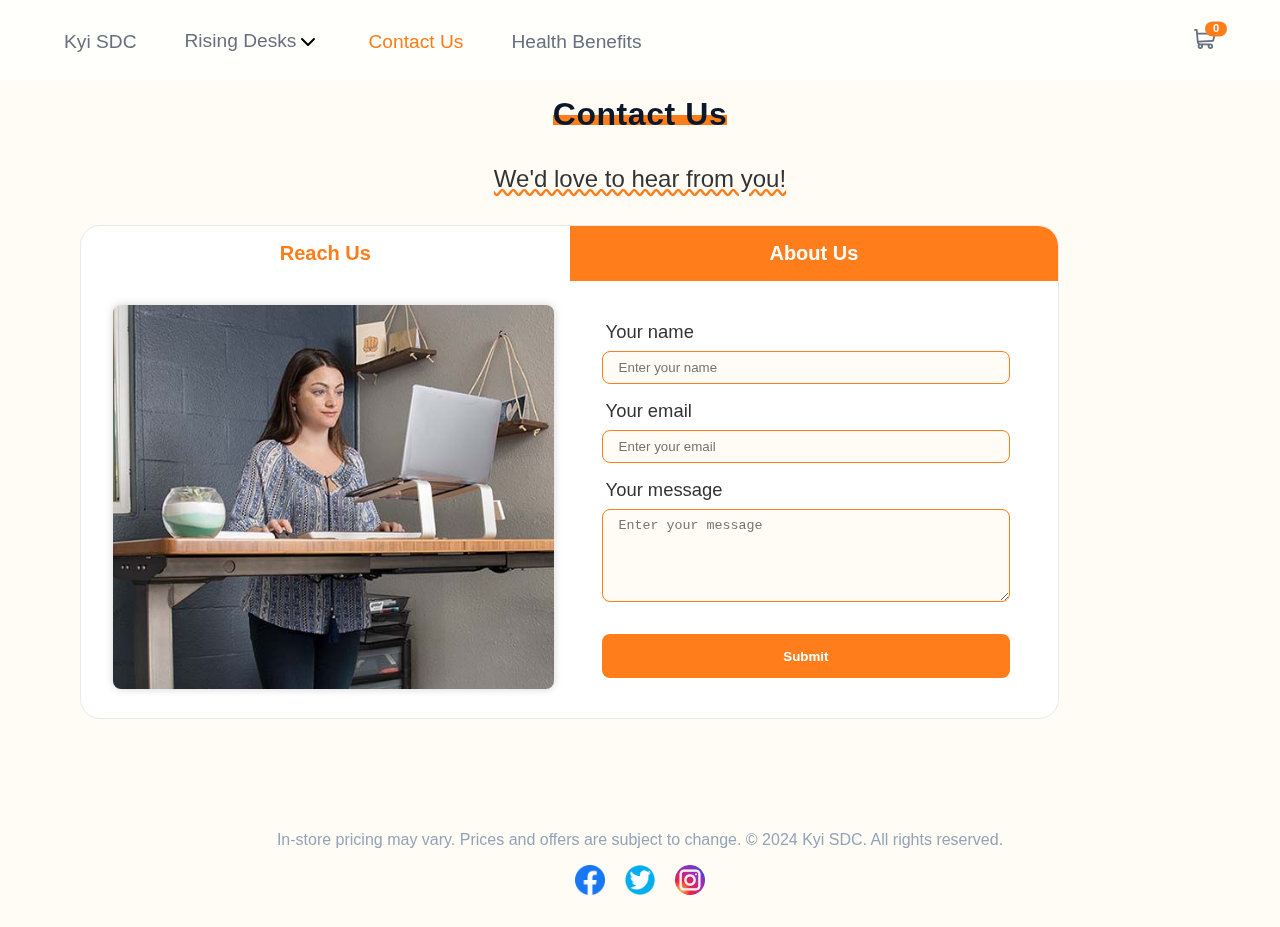
<file: contactUs.html>
<!DOCTYPE html>
<html lang="en">
  <head>
    <meta charset="UTF-8" />
    <meta name="viewport" content="width=device-width, initial-scale=1.0" />
    <link
      rel="icon"
      type="image/png"
      sizes="32x32"
      href="./images/favicon-32x32.png"
    />
    <title>Kyi SDC | Standing Desks</title>
    <link rel="stylesheet" href="./styles.css" />
  </head>

  <body>
    <main>
      <!-- navbar -->
      <nav class="navbar">
        <section class="nav-center">
          <!-- nav-left -->
          <div class="nav-left">
            <button class="toggle-btn">
              <img src="./images/icon-menu.svg" alt="toggle-menu" />
            </button>

            <!-- sidebar -->
            <aside class="sidebar">
              <header class="sidebar-header">
                <button class="close-btn">
                  <img src="./images/icon-close.svg" alt="close-btn" />
                </button>
              </header>
              <ul class="nav-links">
                <li>
                  <a href="index.html" class="nav-link">Kyi SDC</a>
                </li>
                <li class="nav-item">
                  <a href="#" class="nav-link" style="display: flex"
                    >Rising Desks
                    <img src="/images/chevron-down.svg" alt="chevron-down" />
                  </a>
                  <ul class="dropdown-menu">
                    <li><a href="products.html">Convertible</a></li>
                    <li><a href="products.html">Electric</a></li>
                  </ul>
                </li>
                <li><a href="contactUs.html" class="nav-link active">Contact Us</a></li>
                <li><a href="healthBenefits.html" class="nav-link">Health Benefits</a></li>
              </ul>
            </aside>
            <!-- end of sidebar -->
          </div>

          <!-- nav-right -->
          <div class="nav-right">
            <button class="cart-btn">
              <svg width="22" height="20" xmlns="http://www.w3.org/2000/svg">
                <path
                  d="M20.925 3.641H3.863L3.61.816A.896.896 0 0 0 2.717 0H.897a.896.896 0 1 0 0 1.792h1l1.031 11.483c.073.828.52 1.726 1.291 2.336C2.83 17.385 4.099 20 6.359 20c1.875 0 3.197-1.87 2.554-3.642h4.905c-.642 1.77.677 3.642 2.555 3.642a2.72 2.72 0 0 0 2.717-2.717 2.72 2.72 0 0 0-2.717-2.717H6.365c-.681 0-1.274-.41-1.53-1.009l14.321-.842a.896.896 0 0 0 .817-.677l1.821-7.283a.897.897 0 0 0-.87-1.114ZM6.358 18.208a.926.926 0 0 1 0-1.85.926.926 0 0 1 0 1.85Zm10.015 0a.926.926 0 0 1 0-1.85.926.926 0 0 1 0 1.85Zm2.021-7.243-13.8.81-.57-6.341h15.753l-1.383 5.53Z"
                  fill-rule="nonzero"
                />
              </svg>
              <span class="amount-product-cart">11</span>
            </button>
          </div>

          <!-- cart -->
          <aside class="cart">
            <header class="cart-header">
              <p>cart</p>
            </header>
            <div class="separator"></div>
            <!-- cart content -->
            <p class="empty-alert">Your cart is empty.</p>
            <section class="cart-content">
              <!-- cart products -->
              <div class="cart-products"></div>
              <!-- cart btn -->
              <button class="btn checkout">checkout</button>
            </section>
          </aside>
          <!-- end of cart -->
        </section>
      </nav>
      <!-- end of navbar -->

      <!-- contact section  -->

      <section class="contact section-spacing" id="contact">
        <div class="container">
          <header class="section-name-wrapper">
            <div class="section-name mark">Contact Us</div>
          </header>
          <p class="contact__subtitle">We'd love to hear from you!</p>
          <div class="contact-wrapper js-contactWrapper">
            <div class="contact-wrapper-top">
              <button
                class="contact__header js-contactButton is-show"
                type="button"
                data-name="reach-us"
              >
                Reach Us
              </button>
              <button
                class="contact__header js-contactButton"
                type="button"
                data-name="about-us"
              >
                About Us
              </button>
            </div>
            <div class="contact-wrapper-bottom">
              <div
                class="contact__content contact__content--form js-contactContent is-show"
                data-name="reach-us"
              >
                <figure>
                  <img
                    src="images/reachus.jpg"
                    alt="reach us image"
                  />
                </figure>
                <form method="GET" action="/index.html" class="form">
                  <label class="form__label" for="name">Your name</label>
                  <input
                    class="form__input"
                    type="text"
                    name="name"
                    required=""
                    placeholder="Enter your name"
                    maxlength="34"
                  />
                  <label class="form__label" for="email">Your email</label>
                  <input
                    class="form__input"
                    type="email"
                    name="email"
                    id="email"
                    required=""
                    placeholder="Enter your email"
                  />
                  <label class="form__label" for="message">Your message</label>
                  <textarea
                    class="form__input"
                    name="message"
                    id="message"
                    cols="30"
                    rows="5"
                    required=""
                    placeholder="Enter your message"
                  ></textarea>
                  <button
                    class="button--primary"
                    type="submit"
                    aria-label="Submit"
                  >
                    Submit
                  </button>
                </form>
              </div>
              <div
                class="contact__content contact__content--about js-contactContent"
                data-name="about-us"
              >
                <div class="about">
                  <p class="about__title">Who are we?</p>
                  <p class="about__desc">
                    At KYI, we stand tall as more than just a standing desk company; we are architects of innovation, creators of wellness workspaces, and champions of a healthier, more productive you.
                    <br />
                    Embrace the elevation – KYI is not just about desks; it's about uplifting your work and well-being.
                  </p>
                </div>
              </div>
            </div>
          </div>
        </div>
      </section>

      <!-- end of contact section -->

      <!-- modal lightbox -->
      <section class="modal">
        <!-- image gallery -->
        <div class="images-gallery">
          <!-- main image -->
          <figcaption class="main-image-modal">
            <!-- close button -->
            <button class="close-modal">
              <svg width="14" height="15" xmlns="http://www.w3.org/2000/svg">
                <path
                  d="m11.596.782 2.122 2.122L9.12 7.499l4.597 4.597-2.122 2.122L7 9.62l-4.595 4.597-2.122-2.122L4.878 7.5.282 2.904 2.404.782l4.595 4.596L11.596.782Z"
                  fill-rule="evenodd"
                />
              </svg>
            </button>
            <!--prev button -->
            <button class="prev-btn">
              <svg width="12" height="18" xmlns="http://www.w3.org/2000/svg">
                <path
                  d="M11 1 3 9l8 8"
                  stroke-width="3"
                  fill="none"
                  fill-rule="evenodd"
                />
              </svg>
            </button>
            <img
              src="./images/products/MigrationSE/standing_desk_1.jpg"
              alt="image product 1"
              class="main img"
            />
            <!--next button -->
            <button class="next-btn">
              <svg width="13" height="18" xmlns="http://www.w3.org/2000/svg">
                <path
                  d="m2 1 8 8-8 8"
                  stroke-width="3"
                  fill="none"
                  fill-rule="evenodd"
                />
              </svg>
            </button>
          </figcaption>
          <!-- gallery thumbnails for desktop -->
          <div class="images-thumbnails">
            <figcaption class="thumbnails-image">
              <img
                src="./images/products/MigrationSE/standing_desk_1.jpg"
                alt="image thumbnails 1"
                class="img thumb"
              />
            </figcaption>
            <figcaption class="thumbnails-image">
              <img
                src="./images/products/MigrationSE/standing_desk_2.jpg"
                alt="image thumbnails 2"
                class="img thumb"
              />
            </figcaption>
            <figcaption class="thumbnails-image">
              <img
                src="./images/products/MigrationSE/standing_desk_3.jpg"
                alt="image thumbnails 3"
                class="img thumb"
              />
            </figcaption>
            <figcaption class="thumbnails-image">
              <img
                src="./images/products/MigrationSE/standing_desk_4.jpg"
                alt="image thumbnails 4"
                class="img thumb"
              />
            </figcaption>
          </div>
        </div>
      </section>
      <!-- end of modal lightbox -->
    </main>
    <footer class="footer section-spacing">
      <div class="container">
        <div class="footer-wrapper">
          <div class="footer__rights">
            In-store pricing may vary. Prices and offers are subject to change.
            © <time class="js-footerDate">2024</time> Kyi SDC. All rights
            reserved.
          </div>
          <div class="footer__social-media">
            <a href="#" target="_blank" rel="noopener noreferrer">
              <img src="./images/facebook-icon.png" alt="Facebook" />
            </a>
            <a href="#" target="_blank" rel="noopener noreferrer">
              <img src="./images/twitter-icon.png" alt="Twitter" />
            </a>
            <a href="#" target="_blank" rel="noopener noreferrer">
              <img src="./images/instagram-icon.png" alt="Instagram" />
            </a>
            <!-- Add more social media links as needed -->
          </div>
        </div>
      </div>
    </footer>
    <script type="module" src="./app.js"></script>
    <script src="./src/countdown.js"></script>
    <script src="./src/faqs.js"></script>
    <script src="./src/contact.js"></script>
  </body>
</html>
</file>
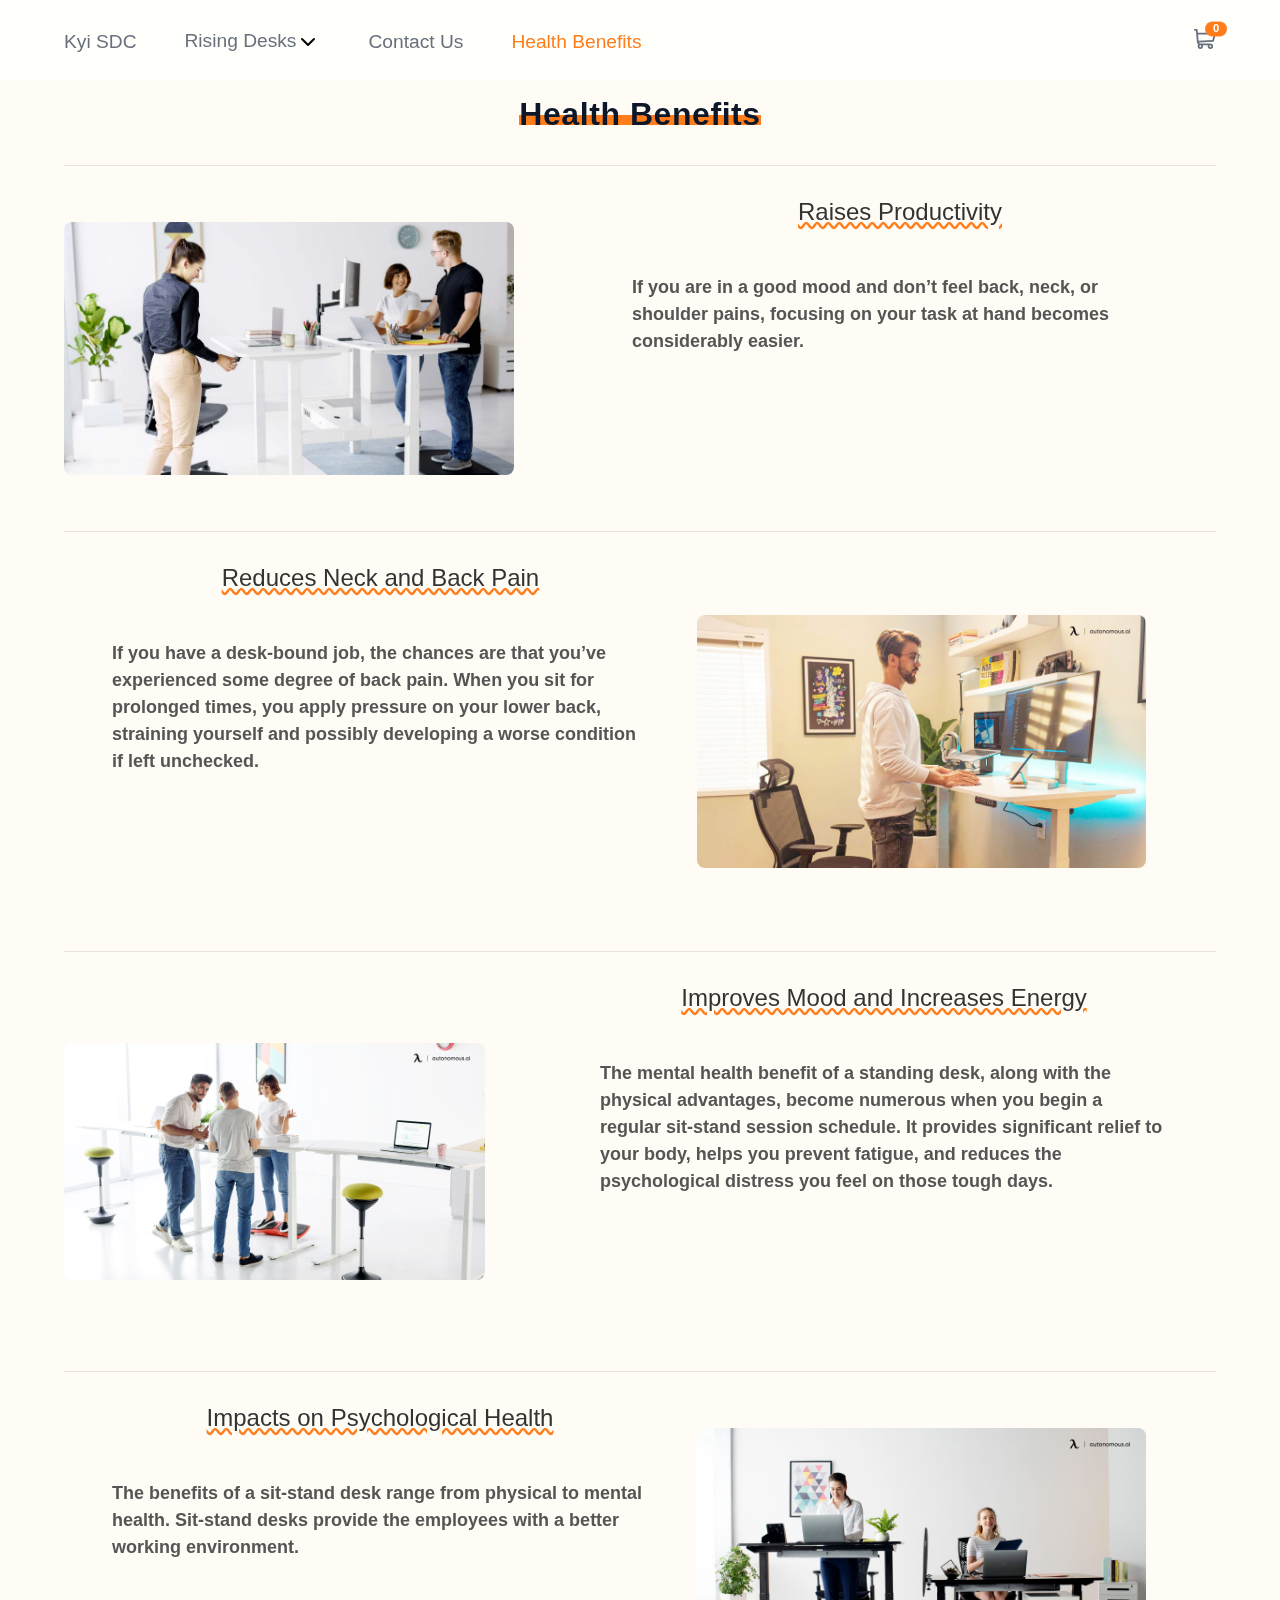
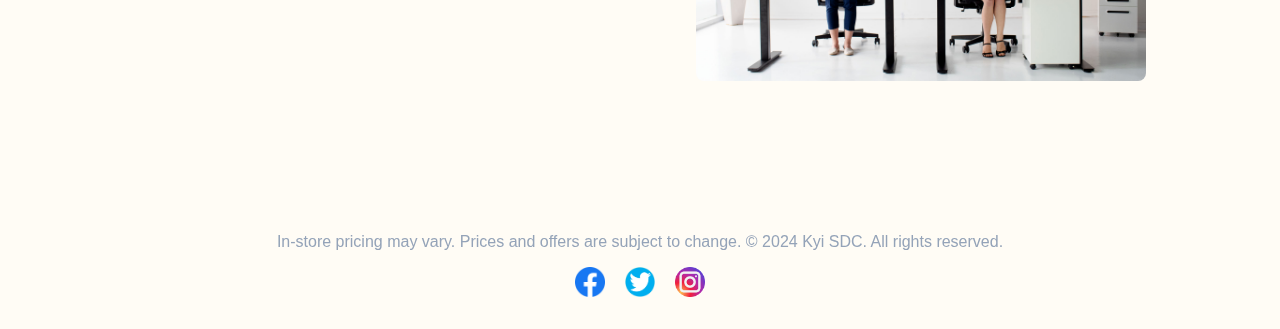
<file: healthBenefits.html>
<!DOCTYPE html>
<html lang="en">
  <head>
    <meta charset="UTF-8" />
    <meta name="viewport" content="width=device-width, initial-scale=1.0" />
    <link
      rel="icon"
      type="image/png"
      sizes="32x32"
      href="./images/favicon-32x32.png"
    />
    <title>Kyi SDC | Standing Desks</title>
    <link rel="stylesheet" href="./styles.css" />
  </head>

  <body>
    <main>
      <!-- navbar -->
      <nav class="navbar">
        <section class="nav-center">
          <!-- nav-left -->
          <div class="nav-left">
            <button class="toggle-btn">
              <img src="./images/icon-menu.svg" alt="toggle-menu" />
            </button>

            <!-- sidebar -->
            <aside class="sidebar">
              <header class="sidebar-header">
                <button class="close-btn">
                  <img src="./images/icon-close.svg" alt="close-btn" />
                </button>
              </header>
              <ul class="nav-links">
                <li>
                  <a href="index.html" class="nav-link">Kyi SDC</a>
                </li>
                <li class="nav-item">
                  <a href="#" class="nav-link" style="display: flex"
                    >Rising Desks
                    <img src="/images/chevron-down.svg" alt="chevron-down" />
                  </a>
                  <ul class="dropdown-menu">
                    <li><a href="products.html">Convertible</a></li>
                    <li><a href="products.html">Electric</a></li>
                  </ul>
                </li>
                <li><a href="contactUs.html" class="nav-link">Contact Us</a></li>
                <li><a href="healthBenefits.html" class="nav-link active">Health Benefits</a></li>
              </ul>
            </aside>
            <!-- end of sidebar -->
          </div>

          <!-- nav-right -->
          <div class="nav-right">
            <button class="cart-btn">
              <svg width="22" height="20" xmlns="http://www.w3.org/2000/svg">
                <path
                  d="M20.925 3.641H3.863L3.61.816A.896.896 0 0 0 2.717 0H.897a.896.896 0 1 0 0 1.792h1l1.031 11.483c.073.828.52 1.726 1.291 2.336C2.83 17.385 4.099 20 6.359 20c1.875 0 3.197-1.87 2.554-3.642h4.905c-.642 1.77.677 3.642 2.555 3.642a2.72 2.72 0 0 0 2.717-2.717 2.72 2.72 0 0 0-2.717-2.717H6.365c-.681 0-1.274-.41-1.53-1.009l14.321-.842a.896.896 0 0 0 .817-.677l1.821-7.283a.897.897 0 0 0-.87-1.114ZM6.358 18.208a.926.926 0 0 1 0-1.85.926.926 0 0 1 0 1.85Zm10.015 0a.926.926 0 0 1 0-1.85.926.926 0 0 1 0 1.85Zm2.021-7.243-13.8.81-.57-6.341h15.753l-1.383 5.53Z"
                  fill-rule="nonzero"
                />
              </svg>
              <span class="amount-product-cart">11</span>
            </button>
          </div>

          <!-- cart -->
          <aside class="cart">
            <header class="cart-header">
              <p>cart</p>
            </header>
            <div class="separator"></div>
            <!-- cart content -->
            <p class="empty-alert">Your cart is empty.</p>
            <section class="cart-content">
              <!-- cart products -->
              <div class="cart-products"></div>
              <!-- cart btn -->
              <button class="btn checkout">checkout</button>
            </section>
          </aside>
          <!-- end of cart -->
        </section>
      </nav>
      <!-- end of navbar -->

     
      <!--Health Benefits section-->

      <section class="health section-spacing" id="health">
        <div class="container">
          <header class="section-name-wrapper">
            <div class="section-name mark">Health Benefits</div>
          </header>
          <div class="health-container">
            <div class="health-wrapper js-healthWrapper">
              <div class="health__content">
                <figure>
                  <img
                    src="images/health-benefits/health-benefits-1.jpg"
                    alt="Health Benefit image 1"
                  />
                </figure>
                <div class="text-content">
                  <h3>Raises Productivity</h3>
                  <h4>
                    If you are in a good mood and don’t feel back, neck, or
                    shoulder pains, focusing on your task at hand becomes
                    considerably easier.
                  </h4>
                </div>
              </div>
              <div class="health__content">
                <div class="text-content">
                  <h3>Reduces Neck and Back Pain</h3>
                  <h4>
                    If you have a desk-bound job, the chances are that you’ve
                    experienced some degree of back pain. When you sit for
                    prolonged times, you apply pressure on your lower back,
                    straining yourself and possibly developing a worse condition
                    if left unchecked.
                  </h4>
                </div>
                <figure>
                  <img
                    src="images/health-benefits/health-benefits-2.jpg"
                    alt="Health Benefit image 2"
                  />
                </figure>
              </div>
              <div class="health__content">
                <figure>
                  <img
                    src="images/health-benefits/health-benefits-3.jpg"
                    alt="Health Benefit image 3"
                  />
                </figure>
                <div class="text-content">
                  <h3>Improves Mood and Increases Energy</h3>
                  <h4>
                    The mental health benefit of a standing desk, along with the
                    physical advantages, become numerous when you begin a
                    regular sit-stand session schedule. It provides significant
                    relief to your body, helps you prevent fatigue, and reduces
                    the psychological distress you feel on those tough days.
                  </h4>
                </div>
              </div>
              <div class="health__content">
                <div class="text-content">
                  <h3>Impacts on Psychological Health</h3>
                  <h4>
                    The benefits of a sit-stand desk range from physical to mental health. Sit-stand desks provide the employees with a better working environment.
                  </h4>
                </div>
                <figure>
                  <img
                    src="images/health-benefits/health-benefits-4.jpg"
                    alt="Health Benefit image 2"
                  />
                </figure>
              </div>
            </div>
          </div>
        </div>
      </section>

      <!--end of health benefits section-->

      
  
      <!-- modal lightbox -->
      <section class="modal">
        <!-- image gallery -->
        <div class="images-gallery">
          <!-- main image -->
          <figcaption class="main-image-modal">
            <!-- close button -->
            <button class="close-modal">
              <svg width="14" height="15" xmlns="http://www.w3.org/2000/svg">
                <path
                  d="m11.596.782 2.122 2.122L9.12 7.499l4.597 4.597-2.122 2.122L7 9.62l-4.595 4.597-2.122-2.122L4.878 7.5.282 2.904 2.404.782l4.595 4.596L11.596.782Z"
                  fill-rule="evenodd"
                />
              </svg>
            </button>
            <!--prev button -->
            <button class="prev-btn">
              <svg width="12" height="18" xmlns="http://www.w3.org/2000/svg">
                <path
                  d="M11 1 3 9l8 8"
                  stroke-width="3"
                  fill="none"
                  fill-rule="evenodd"
                />
              </svg>
            </button>
            <img
              src="./images/products/MigrationSE/standing_desk_1.jpg"
              alt="image product 1"
              class="main img"
            />
            <!--next button -->
            <button class="next-btn">
              <svg width="13" height="18" xmlns="http://www.w3.org/2000/svg">
                <path
                  d="m2 1 8 8-8 8"
                  stroke-width="3"
                  fill="none"
                  fill-rule="evenodd"
                />
              </svg>
            </button>
          </figcaption>
          <!-- gallery thumbnails for desktop -->
          <div class="images-thumbnails">
            <figcaption class="thumbnails-image">
              <img
                src="./images/products/MigrationSE/standing_desk_1.jpg"
                alt="image thumbnails 1"
                class="img thumb"
              />
            </figcaption>
            <figcaption class="thumbnails-image">
              <img
                src="./images/products/MigrationSE/standing_desk_2.jpg"
                alt="image thumbnails 2"
                class="img thumb"
              />
            </figcaption>
            <figcaption class="thumbnails-image">
              <img
                src="./images/products/MigrationSE/standing_desk_3.jpg"
                alt="image thumbnails 3"
                class="img thumb"
              />
            </figcaption>
            <figcaption class="thumbnails-image">
              <img
                src="./images/products/MigrationSE/standing_desk_4.jpg"
                alt="image thumbnails 4"
                class="img thumb"
              />
            </figcaption>
          </div>
        </div>
      </section>
      <!-- end of modal lightbox -->
    </main>
    <footer class="footer section-spacing">
      <div class="container">
        <div class="footer-wrapper">
          <div class="footer__rights">
            In-store pricing may vary. Prices and offers are subject to change.
            © <time class="js-footerDate">2024</time> Kyi SDC. All rights
            reserved.
          </div>
          <div class="footer__social-media">
            <a href="#" target="_blank" rel="noopener noreferrer">
              <img src="./images/facebook-icon.png" alt="Facebook" />
            </a>
            <a href="#" target="_blank" rel="noopener noreferrer">
              <img src="./images/twitter-icon.png" alt="Twitter" />
            </a>
            <a href="#" target="_blank" rel="noopener noreferrer">
              <img src="./images/instagram-icon.png" alt="Instagram" />
            </a>
            <!-- Add more social media links as needed -->
          </div>
        </div>
      </div>
    </footer>
    <script type="module" src="./app.js"></script>
    <script src="./src/countdown.js"></script>
    <script src="./src/faqs.js"></script>
    <script src="./src/contact.js"></script>
  </body>
</html>
</file>
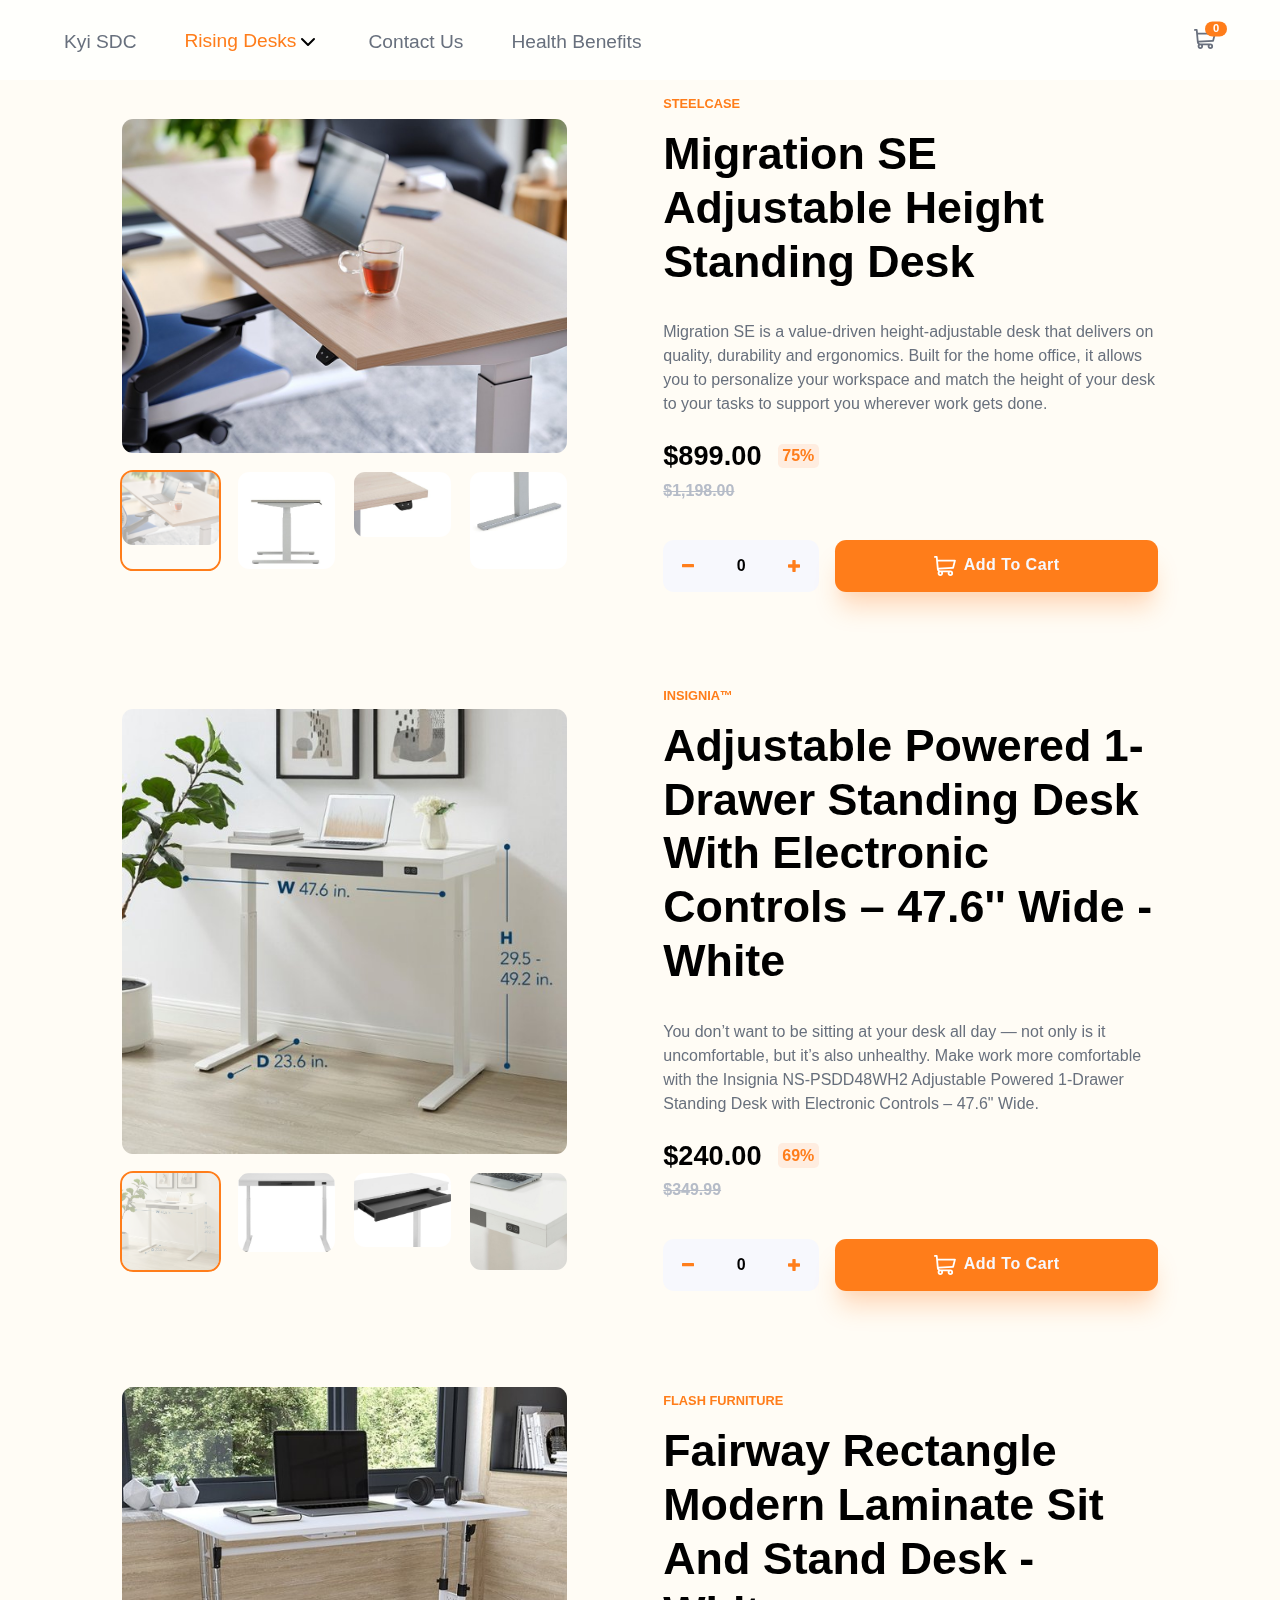
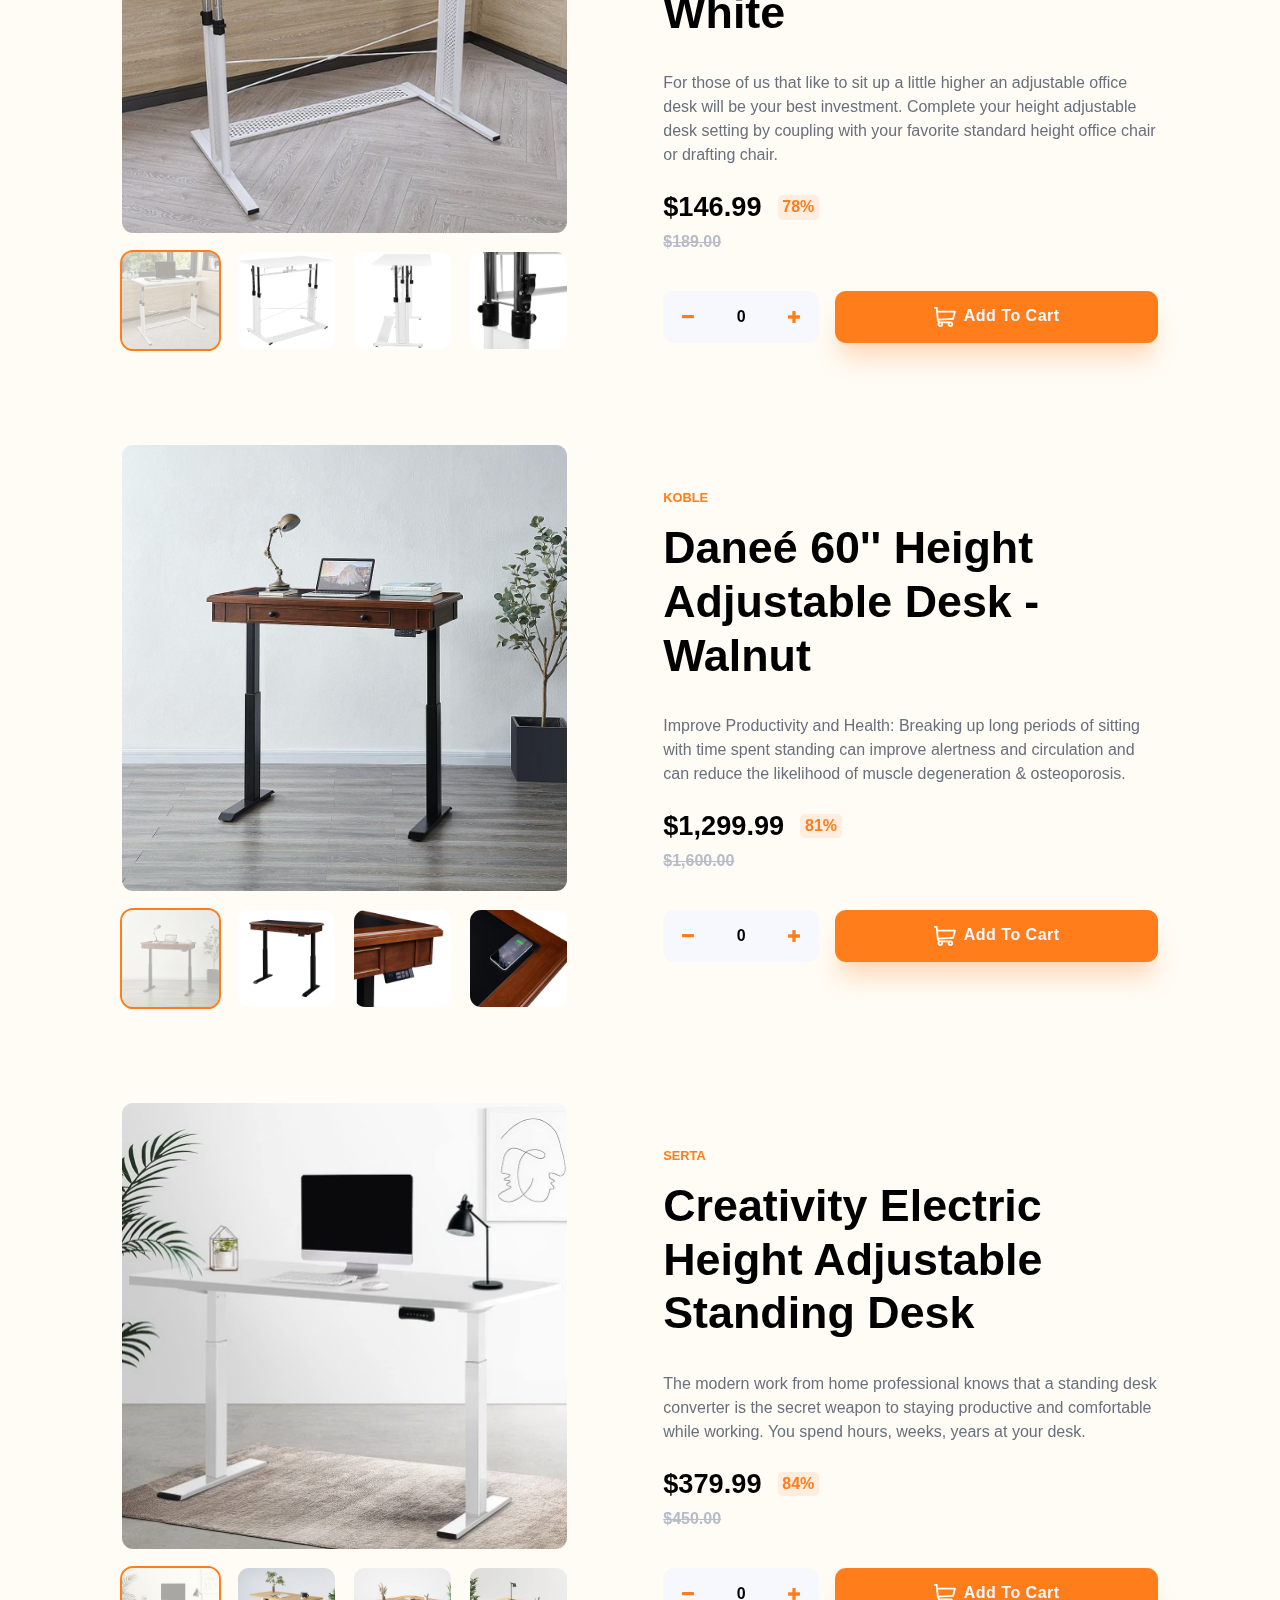
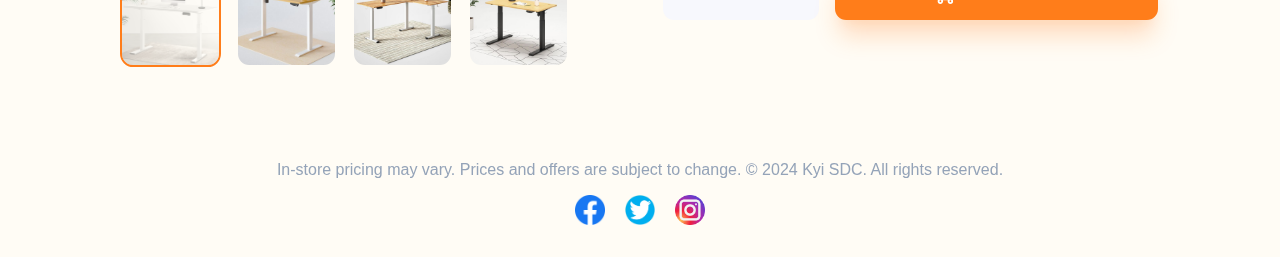
<file: products.html>
<!DOCTYPE html>
<html lang="en">
  <head>
    <meta charset="UTF-8" />
    <meta name="viewport" content="width=device-width, initial-scale=1.0" />
    <link
      rel="icon"
      type="image/png"
      sizes="32x32"
      href="./images/favicon-32x32.png"
    />
    <title>Kyi SDC | Standing Desks</title>
    <link rel="stylesheet" href="./styles.css" />
  </head>
  <body>
    <main>
      <!-- navbar -->
      <nav class="navbar">
        <section class="nav-center">
          <!-- nav-left -->
          <div class="nav-left">
            <button class="toggle-btn">
              <img src="./images/icon-menu.svg" alt="toggle-menu" />
            </button>

            <!-- sidebar -->
            <aside class="sidebar">
              <header class="sidebar-header">
                <button class="close-btn">
                  <img src="./images/icon-close.svg" alt="close-btn" />
                </button>
              </header>
              <ul class="nav-links">
                <li><a href="index.html" class="nav-link">Kyi SDC</a></li>
                <li class="nav-item">
                  <a href="#" class="nav-link active" style="display: flex"
                    >Rising Desks
                    <img src="/images/chevron-down.svg" alt="chevron-down" />
                  </a>
                  <ul class="dropdown-menu">
                    <li><a href="products.html">Convertible</a></li>
                    <li><a href="products.html">Electric</a></li>
                  </ul>
                </li>
                <li><a href="contactUs.html" class="nav-link">Contact Us</a></li>
                <li><a href="healthBenefits.html" class="nav-link">Health Benefits</a></li>
              </ul>
            </aside>
            <!-- end of sidebar -->
          </div>

          <!-- nav-right -->
          <div class="nav-right">
            <button class="cart-btn">
              <svg width="22" height="20" xmlns="http://www.w3.org/2000/svg">
                <path
                  d="M20.925 3.641H3.863L3.61.816A.896.896 0 0 0 2.717 0H.897a.896.896 0 1 0 0 1.792h1l1.031 11.483c.073.828.52 1.726 1.291 2.336C2.83 17.385 4.099 20 6.359 20c1.875 0 3.197-1.87 2.554-3.642h4.905c-.642 1.77.677 3.642 2.555 3.642a2.72 2.72 0 0 0 2.717-2.717 2.72 2.72 0 0 0-2.717-2.717H6.365c-.681 0-1.274-.41-1.53-1.009l14.321-.842a.896.896 0 0 0 .817-.677l1.821-7.283a.897.897 0 0 0-.87-1.114ZM6.358 18.208a.926.926 0 0 1 0-1.85.926.926 0 0 1 0 1.85Zm10.015 0a.926.926 0 0 1 0-1.85.926.926 0 0 1 0 1.85Zm2.021-7.243-13.8.81-.57-6.341h15.753l-1.383 5.53Z"
                  fill-rule="nonzero"
                />
              </svg>
              <span class="amount-product-cart">11</span>
            </button>
          </div>

          <!-- cart -->
          <aside class="cart">
            <header class="cart-header">
              <p>cart</p>
            </header>
            <div class="separator"></div>
            <!-- cart content -->
            <p class="empty-alert">Your cart is empty.</p>
            <section class="cart-content">
              <!-- cart products -->
              <div class="cart-products"></div>
              <!-- cart btn -->
              <button class="btn checkout">checkout</button>
            </section>
          </aside>
          <!-- end of cart -->
        </section>
      </nav>
      <!-- end of navbar -->

      <!-- product section -->
      <section class="section-center product-section">
        <section class="product-component">
          <!-- image gallery -->
          <div class="images-gallery">
            <!-- main image -->
            <figcaption class="main-image">
              <!--prev button -->
              <button class="prev-btn">
                <img src="./images/icon-previous.svg" alt="previous icon" />
              </button>
              <img
                src="./images/products/MigrationSE/standing_desk_1.jpg"
                alt="Steelcase Migration SE"
                class="main img"
              />
              <!--next button -->
              <button class="next-btn">
                <img src="./images/icon-next.svg" alt="next icon" />
              </button>
            </figcaption>
            <!-- gallery thumbnails for desktop -->
            <div class="images-thumbnails">
              <figcaption class="thumbnails-image selected">
                <img
                  src="./images/products/MigrationSE/standing_desk_1.jpg"
                  alt="image thumbnails 1"
                  class="img"
                />
              </figcaption>
              <figcaption class="thumbnails-image">
                <img
                  src="./images/products/MigrationSE/standing_desk_2.jpg"
                  alt="image thumbnails 2"
                  class="img"
                />
              </figcaption>
              <figcaption class="thumbnails-image">
                <img
                  src="./images/products/MigrationSE/standing_desk_3.jpg"
                  alt="image thumbnails 3"
                  class="img"
                />
              </figcaption>
              <figcaption class="thumbnails-image">
                <img
                  src="./images/products/MigrationSE/standing_desk_4.jpg"
                  alt="image thumbnails 4"
                  class="img"
                />
              </figcaption>
            </div>
          </div>
          <!--product description -->
          <article class="product-description">
            <h3 class="company">Steelcase company</h3>
            <h1 class="product-name">
              Migration SE Adjustable Height Standing Desk
            </h1>
            <p class="description">
              Migration SE is a value-driven height-adjustable desk that
              delivers on quality, durability and ergonomics. Built for the home
              office, it allows you to personalize your workspace and match the
              height of your desk to your tasks to support you wherever work
              gets done.
            </p>
            <div class="product-offer">
              <p class="price">$899.00 <span class="promotion"> 75% </span></p>
              <p class="crossed-out-price">$1198.00</p>
            </div>
            <!-- call to action-->
            <div class="call-to-action">
              <div class="quantity-button">
                <button class="minus">
                  <img src="./images/icon-minus.svg" alt="min" />
                </button>
                <span class="amount">0</span>
                <button class="plus">
                  <img src="./images/icon-plus.svg" alt="plus" />
                </button>
              </div>
              <button type="submit" class="btn animate-btn">
                <svg width="22" height="20" xmlns="http://www.w3.org/2000/svg">
                  <path
                    d="M20.925 3.641H3.863L3.61.816A.896.896 0 0 0 2.717 0H.897a.896.896 0 1 0 0 1.792h1l1.031 11.483c.073.828.52 1.726 1.291 2.336C2.83 17.385 4.099 20 6.359 20c1.875 0 3.197-1.87 2.554-3.642h4.905c-.642 1.77.677 3.642 2.555 3.642a2.72 2.72 0 0 0 2.717-2.717 2.72 2.72 0 0 0-2.717-2.717H6.365c-.681 0-1.274-.41-1.53-1.009l14.321-.842a.896.896 0 0 0 .817-.677l1.821-7.283a.897.897 0 0 0-.87-1.114ZM6.358 18.208a.926.926 0 0 1 0-1.85.926.926 0 0 1 0 1.85Zm10.015 0a.926.926 0 0 1 0-1.85.926.926 0 0 1 0 1.85Zm2.021-7.243-13.8.81-.57-6.341h15.753l-1.383 5.53Z"
                    fill-rule="nonzero"
                  />
                </svg>
                add to cart
              </button>
            </div>
          </article>
        </section>
      </section>
      <!-- end of product section -->

      <!-- modal lightbox -->
      <section class="modal">
        <!-- image gallery -->
        <div class="images-gallery">
          <!-- main image -->
          <figcaption class="main-image-modal">
            <!-- close button -->
            <button class="close-modal">
              <svg width="14" height="15" xmlns="http://www.w3.org/2000/svg">
                <path
                  d="m11.596.782 2.122 2.122L9.12 7.499l4.597 4.597-2.122 2.122L7 9.62l-4.595 4.597-2.122-2.122L4.878 7.5.282 2.904 2.404.782l4.595 4.596L11.596.782Z"
                  fill-rule="evenodd"
                />
              </svg>
            </button>
            <!--prev button -->
            <button class="prev-btn">
              <svg width="12" height="18" xmlns="http://www.w3.org/2000/svg">
                <path
                  d="M11 1 3 9l8 8"
                  stroke-width="3"
                  fill="none"
                  fill-rule="evenodd"
                />
              </svg>
            </button>
            <img
              src="./images/products/MigrationSE/standing_desk_1.jpg"
              alt="image product 1"
              class="main img"
            />
            <!--next button -->
            <button class="next-btn">
              <svg width="13" height="18" xmlns="http://www.w3.org/2000/svg">
                <path
                  d="m2 1 8 8-8 8"
                  stroke-width="3"
                  fill="none"
                  fill-rule="evenodd"
                />
              </svg>
            </button>
          </figcaption>
          <!-- gallery thumbnails for desktop -->
          <div class="images-thumbnails">
            <figcaption class="thumbnails-image">
              <img
                src="./images/products/MigrationSE/standing_desk_1.jpg"
                alt="image thumbnails 1"
                class="img thumb"
              />
            </figcaption>
            <figcaption class="thumbnails-image">
              <img
                src="./images/products/MigrationSE/standing_desk_2.jpg"
                alt="image thumbnails 2"
                class="img thumb"
              />
            </figcaption>
            <figcaption class="thumbnails-image">
              <img
                src="./images/products/MigrationSE/standing_desk_3.jpg"
                alt="image thumbnails 3"
                class="img thumb"
              />
            </figcaption>
            <figcaption class="thumbnails-image">
              <img
                src="./images/products/MigrationSE/standing_desk_4.jpg"
                alt="image thumbnails 4"
                class="img thumb"
              />
            </figcaption>
          </div>
        </div>
      </section>
      <!-- end of modal lightbox -->
    </main>
    <footer class="footer section-spacing">
      <div class="container">
        <div class="footer-wrapper">
          <div class="footer__rights">
            In-store pricing may vary. Prices and offers are subject to change. © <time class="js-footerDate">2024</time> Kyi SDC. All rights reserved.
          </div>
          <div class="footer__social-media">
            <a href="#" target="_blank" rel="noopener noreferrer">
              <img src="./images/facebook-icon.png" alt="Facebook" />
            </a>
            <a href="#" target="_blank" rel="noopener noreferrer">
              <img src="./images/twitter-icon.png" alt="Twitter" />
            </a>
            <a href="#" target="_blank" rel="noopener noreferrer">
              <img src="./images/instagram-icon.png" alt="Instagram" />
            </a>
            <!-- Add more social media links as needed -->
          </div>
        </div>
      </div>
    </footer>
    <script type="module" src="./app.js"></script>
  </body>
</html>
</file>
<file: styles.css>
/* fonts */
@import url("https://fonts.googleapis.com/css2?family=Kumbh+Sans:wght@400;700&display=swap");

*,
::after,
::before {
  box-sizing: border-box;
  margin: 0;
  padding: 0;
}

html {
  font-size: 100%;
} /*16px*/

:root {
  /* primary */
  --primary-100: hsl(25, 100%, 94%);
  --primary-200: hsl(26, 100%, 55%);  
  /* --primary-200: #E1332D; */

  /* neutral */
  --neutral-100: hsl(223, 64%, 98%);
  --neutral-200: hsl(220, 14%, 75%);
  --neutral-300: hsl(219, 9%, 45%);
  --neutral-400: hsl(220, 13%, 13%);

  /* grey */
  --grey-50: #f8fafc;
  --grey-100: #f1f5f9;
  --grey-200: #e2e8f0;
  --grey-300: #cbd5e1;
  --grey-400: #94a3b8;
  --grey-500: #64748b;
  --grey-600: #475569;
  --grey-700: #334155;
  --grey-800: #1e293b;
  --grey-900: #0f172a;

  /* rest of the colors */
  --black: hsl(0, 0%, 0%);
  --white: hsl(0, 0%, 100%);
  --red-light: #f8d7da;
  --green-light: #d1e7dd;
  --green-dark: #0f5132;
  --red-soft: #fffcf5;
  --red-dark: #E1332D;
  --color-primary-light: #fffcf5;
  --yellow-dark: #f7df1e;

  /* fonts  */
  --headingFont: "Source Sans Pro",sans-serif;

  /* rest of the vars */
  --backgroundColor: var(--red-soft);
  --borderRadius: 0.7rem;
  --letterSpacing: 1px;
  --transition: 0.3s ease-in-out all;
  --width: 90vw;
  --max-width: 1170px;
  --fixed-width: 600px;

  /* box shadow*/
  --shadow-1: 0 1px 3px 0 rgba(0, 0, 0, 0.1), 0 1px 2px 0 rgba(0, 0, 0, 0.06);
  --shadow-2: 0 4px 6px -1px rgba(0, 0, 0, 0.1),
    0 2px 4px -1px rgba(0, 0, 0, 0.06);
  --shadow-3: 0 10px 15px -3px rgba(0, 0, 0, 0.1),
    0 4px 6px -2px rgba(0, 0, 0, 0.05);
  --shadow-4: 0 20px 25px -5px rgba(0, 0, 0, 0.1),
    0 10px 10px -5px rgba(0, 0, 0, 0.04);
  --shadow-5: 0 20px 25px -5px rgba(255, 125, 26, 0.25),
    0 10px 10px -5px rgba(255, 125, 26, 0.05);
}

body {
  background: var(--backgroundColor);
  font-family: var(--headingFont);
}

a {
  text-decoration: none;
}
ul {
  list-style-type: none;
  padding: 0;
}

.img {
  width: 100%;
  display: block;
  object-fit: cover;
}

/* generals CTA buttons */

.btn {
  padding: 1rem 0;
  border-radius: var(--borderRadius);
  border: transparent;
  background: var(--primary-200);
  font-size: 1rem;
  font-family: inherit;
  text-transform: capitalize;
  font-weight: 700;
  color: var(--neutral-100);
  letter-spacing: 0.5px;
  cursor: pointer;
  transition: var(--transition);
} 

/* .btn:hover {
  opacity: 0.7;
} */


/*
============
Navbar
============
*/
.navbar {
  position: fixed; /* Make the navbar sticky */
  top: 0; /* Stick to the top */
  width: 100%; /* Full width */
  background: rgba(255,255,255,.8); /* Soft transparent color */
  z-index: 1000; /* Ensure it's above other elements */
  transition: background 0.3s ease-in-out; /* Add a smooth transition effect */
  backdrop-filter: blur(1.5rem) saturate(200%);
}

.nav-center {
  height: 4rem;
  width: var(--width);
  max-width: var(--max-width);
  margin: 0 auto;
  display: flex;
  justify-content: space-between;
  align-items: center;
}

.nav-left,
.nav-right {
  display: flex;
  align-items: center;
  column-gap: 1.5rem;
}

.avatar-btn {
  border-radius: 50%;
  width: 30px;
  border: 2px solid transparent;
  transition: var(--transition);
  cursor: pointer;
  outline: transparent;
}

.avatar-btn:hover {
  border: 2px solid var(--primary-200);
}

.toggle-btn,
.cart-btn {
  background: transparent;
  border: transparent;
  outline: transparent;
  cursor: pointer;
}

.toggle-btn img {
  display: block;
}

.cart-btn {
  position: relative;
}

.cart-btn svg {
  fill: #69707d;
  transition: var(--transition);
}

.cart-btn:hover svg {
  fill: var(--neutral-400);
}

.amount-product-cart {
  position: absolute;
  top: 0;
  right: 0;
  transform: translate(50%, -50%);
  display: grid;
  place-content: center;
  min-width: 100%;
  padding: 0.1rem 0.4rem;
  background: var(--primary-200);
  border-radius: 0.55rem;
  color: var(--white);
  font-weight: 700;
  font-size: 0.7rem;
}

@media screen and (min-width: calc(1170px - 10vw)) {
  .avatar-btn {
    width: 50px;
  }
}

/*
============
Sidebar
============
*/

/* hide sidebar by default */
.sidebar {
  position: fixed;
  top: 0;
  left: 0;
  background: var(--neutral-100);
  height: 100vh;
  width: 65vw;
  max-width: 800px;
  z-index: 2;
  transform: translate(-100%);
  transition: var(--transition);
}

.sidebar header {
  padding: 2rem 1.5rem 0 2rem;
}

/* show sidebar */
.sidebar.show {
  box-shadow: 0 0 0 10000px rgba(46, 44, 44, 0.7);
  transform: translate(0);
}

.close-btn {
  background: transparent;
  border: transparent;
  cursor: pointer;
  transition: var(--transition);
}

.close-btn:hover {
  transform: rotate(360deg);
}

.nav-link {
  font-size: 1.2rem;
  text-transform: capitalize;
  color: var(--black);
  font-weight: 700;
  display: block;
  padding: 0.6rem 2rem;
  transition: var(--transition);
  margin-top: 2.7rem;
}

.nav-link.active {
  color: var(--primary-200);
}

.nav-link:hover {
  background: var(--primary-200);
  padding: 0.6rem 2.5rem;
  color: var(--neutral-100);
}

/* nav item */
.nav-item {
  position: relative;
}

.dropdown-menu {
  display: none;
  top: 100%;
  left: 0;
  width: 100%; /* Full width on small screens */
  border-radius: 0;
  background-color: var(--white);
  box-shadow: 0 4px 8px rgba(0, 0, 0, 0.1);
  border-radius: 0.5rem;
  overflow: hidden;
  opacity: 0;
  transform: translateY(-10px);
  transition: opacity 0.3s ease, transform 0.3s ease;
  z-index: 1;
}

  
.nav-item:hover .dropdown-menu,
.dropdown-menu:hover {
  display: block;
  opacity: 1;
  transform: translateY(0);
}

.nav-item:hover .dropdown-menu a,
.dropdown-menu:hover a {
  /* Adjusted styles for dropdown links */
  opacity: 1;
  transform: translateY(0);
}

.dropdown-menu a {
  padding-left: 100px;
  display: block;
  padding: 1rem;
  color: var(--black);
  text-decoration: none;
  transition: background 0.3s ease, color 0.3s ease, opacity 0.3s ease, transform 0.3s ease;
  opacity: 0; /* Initially invisible */
  transform: translateY(-10px); /* Initially positioned above */
}

.dropdown-menu a:hover {
  background: var(--primary-200);
  color: var(--neutral-100);
}


/* nav-item */
@media screen and (min-width: 1070px) {
  .nav-center {
    height: 5rem;
  }

  .nav-left {
    column-gap: 3rem;
  }

  .toggle-btn {
    display: none;
  }

  .sidebar {
    position: relative;
    height: auto;
    transform: translate(0);
    width: auto;
    background: none
  }

  .sidebar-header {
    display: none;
  }

  .dropdown-menu{
    position: absolute;
  }

  .nav-links {
    display: flex;
    align-items: center;
    column-gap: 3rem;
    margin-top: 0;
    margin-bottom: 2.5rem;
  }

  .nav-link {
    padding: 0;
    color: var(--neutral-300);
    font-weight: 400;
    position: relative;
  }

  .nav-link:hover {
    padding: 0;
    background: none;
    color: var(--primary-200);
  }
 
  .nav-link.active {
    color: var(--primary-200);
  }

  .nav-link::after {
    content: "";
    position: absolute;
    bottom: calc(-4rem + 12px);
    left: 50%;
    transform: translateX(-50%);
    width: 100%;
    height: 4px;
    transition: var(--transition);
  }


  /* show sidebar */
  .sidebar.show {
    box-shadow: initial;
  }

}

/*
============
Cart
============
*/

/* hide cart by default */
.cart {
  transition: var(--transition);
  position: absolute;
  top: calc(4rem + 0.5rem);
  right: 0;
  transform: translateX(-0.5rem);
  width: calc(100% - 1rem);
  /* for screen > 425px, cart stays on the right side of the screen */
  max-width: 425px;
  border-radius: var(--borderRadius);
  box-shadow: var(--shadow-4);
  height: 0;
  overflow: hidden;
  background: var(--white);
  z-index: 1;
}

.cart.show {
  /* height content 183px */
  /* height header 69px */
  height: calc(69px + 183px);
}

.empty-alert {
  font-weight: 700;
  color: var(--neutral-300);
  height: 183px;
  display: flex;
  align-items: center;
  justify-content: center;
  overflow: hidden;
}

.cart .cart-content {
  height: 0;
  overflow: hidden;
}

.cart header {
  padding: 1.5rem;
}

.cart header p {
  text-transform: capitalize;
  font-size: 1.1rem;
  font-weight: 700;
}

.separator {
  width: 100%;
  height: 1px;
  background: var(--neutral-200);
  opacity: 0.5;
}

.cart-products {
  padding: 0 1.5rem;
}

.cart-product {
  display: flex;
  align-items: center;
  justify-content: space-between;
  column-gap: 0.8rem;
  margin: 1.5rem 0;
}

.cart .product-image {
  width: 50px;
  border-radius: 0.3rem;
}

.cart .product-name {
  font-size: 1rem;
  text-transform: capitalize;
  color: var(--neutral-300);
  font-weight: 400;
  margin-bottom: 0.5rem;
}

.cart .product-prices {
  color: var(--neutral-300);
}

.cart .product-total-price {
  color: var(--black);
  font-weight: 700;
}

.delete-product {
  background: transparent;
  border: transparent;
  cursor: pointer;
}

.delete-product svg {
  fill: #c3cad9;
  transition: var(--transition);
}

/* important in order to target the icon with event */
.delete-product svg use {
  pointer-events: none;
}

.delete-product:hover svg {
  fill: var(--neutral-400);
}

.checkout {
  display: block;
  margin: 0 auto;
  width: calc(100% - 3rem);
  margin-bottom: 2rem;
}

@media screen and (min-width: 1070px) {
  .cart {
    max-width: calc(375px - 1rem);
    top: calc(6rem + 0.5rem);
  }
}

@media screen and (min-width: calc(1170px + 10vw)) {
  .nav-center {
    position: relative;
  }

  .cart {
    right: calc(((-0.1 * 1170px) / 2) - 1rem);
  }
}

/*
============
Product Section
============
*/

@media screen and (min-width: 960px) {
  .section-center {
    width: var(--width);
    max-width: var(--max-width);
    margin: 0 auto;
    min-height: calc(100vh - 5rem);
  }

  .product-component {
    display: flex;
    align-items: center;
    column-gap: 4rem;
    margin: 0 auto;
    margin-top: 1rem;
    margin-bottom: 2rem;
    width: 90%;
  }
}

@media screen and (min-width: 1070px) {
  .section-center {
    min-height: calc(100vh - 8rem - 4rem);
  }

  .product-component {
    column-gap: 6rem;
    margin-top: 6rem;
  }
}

/*
============
Product Section
  Image Gallery
============
*/

.main-image {
  position: relative;
  cursor: pointer;
}
.main-image-modal {
  position: relative;
  cursor: pointer;
  height: 350px;
}

.prev-btn,
.next-btn {
  position: absolute;
  top: 50%;
  transform: translateY(-50%);
  background: var(--backgroundColor);
  border: transparent;
  width: 40px;
  height: 40px;
  border-radius: 50%;
  display: grid;
  place-content: center;
  cursor: pointer;
}

.prev-btn {
  left: 1rem;
}

.next-btn {
  right: 1rem;
}

.prev-btn img,
.next-btn img {
  pointer-events: none;
}

/* only for desktop */
.images-thumbnails {
  display: none;
}

@media screen and (min-width: 960px) {
  .prev-btn,
  .next-btn {
    display: none;
  }

  .images-gallery {
    width: 100%;
  }

  /* generic style also used for modal */

  .main-image img,
  .images-thumbnails > figcaption > img {
    border-radius: var(--borderRadius);
  }
  .main-image-modal img,
  .images-thumbnails > figcaption > img {
    border-radius: var(--borderRadius);
  }

  /* only for desktop */
  .images-thumbnails {
    margin-top: 1.2rem;
    display: grid;
    grid-template-columns: repeat(4, 1fr);
    column-gap: 1.2rem;
  }

  .thumbnails-image {
    position: relative;
    cursor: pointer;
    transition: var(--transition);
    border-radius: var(--borderRadius);
    outline: 2px solid transparent;
  }

  .thumbnails-image::before {
    transition: var(--transition);
    content: "";
    position: absolute;
    width: 100%;
    height: 100%;
    top: 0;
    left: 0;
    background: var(--backgroundColor);
    border-radius: var(--borderRadius);
    opacity: 0;
  }

  .thumbnails-image:hover::before {
    opacity: 0.45;
  }
  .thumbnails-image.selected::before {
    opacity: 0.65;
  }

  .thumbnails-image.selected {
    outline: 2px solid var(--primary-200);
  }

  /* end of generic style */
}

/*
============
Product Section
  Product Description
============
*/

.product-description {
  width: var(--width);
  max-width: var(--max-width);
  margin: 0 auto;
  margin-top: 1rem;
  margin-bottom: 3rem;
}

.product-description .company {
  text-transform: uppercase;
  font-size: 0.8rem;
  color: var(--primary-200);
  margin-bottom: 1rem;
}

.product-description .product-name {
  color: var(--black);
  font-weight: 700;
  font-size: 2rem;
  line-height: 1.2;
  text-transform: capitalize;
}

.product-description .description {
  padding: 1.2rem 0;
  color: var(--neutral-300);
  line-height: 1.5;
}

.product-description .product-offer {
  display: flex;
  justify-content: space-between;
  align-items: center;
}

.product-description .price {
  color: var(--black);
  font-weight: 700;
  font-size: 1.7rem;
  display: inline-flex;
  column-gap: 1rem;
}

.product-description .promotion {
  font-size: 1rem;
  background: var(--primary-100);
  color: var(--primary-200);
  padding: 0.2rem 0.3rem;
  border-radius: 0.3rem;
  align-self: center;
}

.product-description .crossed-out-price {
  color: var(--neutral-200);
  text-decoration: line-through;
  font-weight: 700;
}

@media screen and (min-width: 960px) {
  .product-description {
    margin-top: 0;
    margin-bottom: 0;
    max-width: 496px;
  }
  .product-description .product-offer {
    flex-direction: column;
    align-items: flex-start;
    row-gap: 0.6rem;
  }

  .product-description .product-name {
    font-size: 2.3rem;
  }

  .product-description .description {
    padding: 1.5rem 0;
  }
}

@media screen and (min-width: 1070px) {
  .product-description .product-name {
    font-size: 2.8rem;
  }

  .product-description .description {
    padding: 2rem 0 1.5rem 0;
  }
}

/*
============
Product Section
  Product Description
    Call To Action
============
*/

.call-to-action {
  margin-top: 1.2rem;
}

.quantity-button {
  display: flex;
  align-items: center;
  justify-content: center;
  margin-bottom: 1.2rem;
}

.quantity-button :is(.amount, .minus, .plus) {
  height: 52px;
  border: transparent;
  font-weight: 700;
  font-family: inherit;
  background: var(--neutral-100);
  outline: transparent;
  display: inline-flex;
  align-items: center;
}

.quantity-button .amount {
  font-size: 1rem;
  flex-grow: 1;
  justify-content: center;
}

.quantity-button .minus,
.quantity-button .plus {
  cursor: pointer;
  transition: var(--transition);
  padding: 0 1.2rem;
}

.quantity-button .minus:hover,
.quantity-button .plus:hover {
  opacity: 0.7;
}

.quantity-button .minus {
  border-top-left-radius: var(--borderRadius);
  border-bottom-left-radius: var(--borderRadius);
}

.quantity-button .plus {
  border-top-right-radius: var(--borderRadius);
  border-bottom-right-radius: var(--borderRadius);
}

.btn[type="submit"] {
  display: inline-flex;
  justify-content: center;
  column-gap: 0.5rem;
  width: 100%;
  box-shadow: var(--shadow-5);
  outline: transparent;
}

.btn[type="submit"] svg {
  fill: #ffffff;
}

@media screen and (min-width: 960px) {
  .call-to-action {
    display: flex;
    align-items: center;
    column-gap: 1rem;
    margin-top: 2.5rem;
  }

  .quantity-button {
    margin-bottom: 0;
  }

  .quantity-button .amount {
    width: 55px;
  }
}

/*
============
Modal Lightbox
============
*/

/* disable modal on mobile */
.modal {
  display: none;
}

@media screen and (min-width: 960px) {
  .modal.open {
    display: grid;
  }

  .modal {
    position: fixed;
    top: 0;
    left: 0;
    height: 100%;
    width: 100%;
    background: var(--red-soft);
    place-items: center;
    z-index: 2;
  }

  .close-modal {
    background: transparent;
    position: absolute;
    top: -2rem;
    right: 0;
    border: transparent;
    cursor: pointer;
  }

  .close-modal svg {
    transition: var(--transition);
    fill: #69707d;
  }

  .close-modal:hover svg {
    fill: var(--primary-200);
  }

  .modal .prev-btn,
  .modal .next-btn {
    display: grid;
  }

  .modal .next-btn svg,
  .modal .prev-btn svg {
    transition: var(--transition);
    stroke: #1d2026;
    pointer-events: none;
  }

  .modal .close-modal svg {
    pointer-events: none;
  }

  .modal .next-btn svg path,
  .modal .prev-btn svg path,
  .modal .close-modal svg path {
    pointer-events: none;
  }

  .modal .next-btn:hover svg,
  .modal .prev-btn:hover svg {
    stroke: var(--primary-200);
  }

  .modal .images-thumbnails {
    margin: 0 auto;
    margin-top: 1.5rem;
    width: 80%;
    column-gap: 1.5rem;
  }

  .modal .images-gallery {
    width: 38vw;
    max-width: 550px;
  }

  .modal .prev-btn {
    left: 0;
    transform: translate(-50%, -50%);
  }

  .modal .next-btn {
    right: 0;
    transform: translate(50%, -50%);
  }
}

/*
============
Showcase Section
============
*/

.showcase {
  background-color: var(--red-soft);
  margin-top: 2rem;
  margin-bottom: 2rem;
}
.section-spacing {
  padding-top: 2rem;
  padding-bottom: 2rem;
}
@media (min-width: 1200px) {
  .container {
    max-width: 72rem;
    padding-right: unset;
    padding-left: unset;
    margin-left: auto;
    margin-right: auto;
  }
}
@media (min-width: 768px) {
  .showcase-wrapper {
    grid-template-rows: unset;
    row-gap: unset;
    grid-template-columns: repeat(2,1fr);
    column-gap: 2rem;
  }
}
.showcase-wrapper {
  display: grid;
}
.announcement {
  display: flex;
  flex-direction: column;
  justify-content: center;
}
.announcement__title {
  font-weight: 600;
  align-self: flex-start;
  background-color: var(--primary-200);
  color: #fff;
  border-radius: .5rem;
  padding: .35rem .5rem;
  margin-left: 1rem;
}
.announcement__subtitle {
  font-size: 1.85rem;
  font-weight: var(--font-bold);
  margin-top: 1rem;
  margin: 2rem 1rem;
}
.featured-wrapper {
  display: grid;
  grid-template-columns: repeat(2,1fr);
  column-gap: 1rem;
  padding: 1rem;
}
.featured__item-container--left {
  display: grid;
  grid-template-rows: repeat(2,calc(50% - .5rem));
  row-gap: 1rem;
}
.featured__item-container {
  height: 100%;
}
.featured__item-container--right {
  align-self: center;
}
.featured__item {
  position: relative;
  height: 100%;
  border-radius: .5rem;
  box-shadow: 0 4px 8px rgba(0, 0, 0, 0.1);
}
.featured__item__image {
  width: 100%;
  height: 100%;
  object-fit: cover;
  border-radius: .5rem;
}
img {
  vertical-align: middle;
}
.featured__item .button {
  position: absolute;
  top: 50%;
  left: 50%;
  transform: translate(-50%,-50%);
  z-index: 1;
  text-align: center;
}
.showcase-button {
  color: #fff;
  /* background-color: #fff; */
  background-color: var(--primary-200);
  font-weight: 700;
  display: flex;
  place-items: center;
  border-radius: .5rem;
  padding: .5rem 1rem;
  transition: .3s linear;
  cursor: pointer;
}


/*
============
Countdown Section
============
*/


.countdown-section {
  padding: 1rem;
}
.countdown-wrapper {
  display: flex;
  flex-direction: column;
  align-items: center;
  text-align: center;
  border-radius: 1.25rem;
  padding: 2rem 1rem;
  background: linear-gradient(45deg,#685efe,#c779d0,#1e2ff7);
  background-size: auto;
  background-size: 400% 400%;
  animation: gradient 15s ease infinite;
}
@media (min-width: 768px) {
  .countdown-wrapper {
    flex-direction: row;
    justify-content: space-around;
    text-align: left;
    padding-left: unset;
    padding-right: unset;
  }
}

.countdown__text {
  font-size: 1.75rem;
  font-weight: 600;
  color: #fff;
}
.countdown__text--secondary {
  font-size: 1rem !important;
  font-style: italic;
  margin-top: .5rem;
  margin-bottom: 1rem;
}
.countdown__text--highlighted {
  font-weight: 900;
}
.countdown__text {
  font-size: 1.75rem;
  font-weight: 600;
  color: #fff;
}

.countdown__box-wrapper {
  display: grid;
  grid-template-columns: repeat(4,1fr);
  column-gap: 1rem;
}
@media (min-width: 768px) {
  .countdown__box-wrapper {
    margin-top: unset;
  }
}
.countdown__box {
  display: flex;
  flex-direction: column;
  align-items: center;
  background-color: var(--primary-200);
  color: white;
  border-radius: .5rem;
  padding: .5rem .75rem;
}
.countdown__box__time {
  font-weight: 700;
}


/*
============
Buttom Transaction Effect
============
*/

.animate-btn {
  border: 1px solid;
  overflow: hidden;
  position: relative;
  
  span {
    z-index: 20;
  }
  
  &:after {
    background: #fff;
    content: "";
    height: 155px;
    left: -75px;
    opacity: .2;
    position: absolute;
    top: -50px;
    transform: rotate(35deg);
    transition: all 550ms cubic-bezier(0.19, 1, 0.22, 1);
    width: 50px;
    z-index: -10;
  }
}

.animate-btn:hover {
  
  &:after {
    left: 120%;
    transition: all 550ms cubic-bezier(0.19, 1, 0.22, 1);
  }
}





/*
============
FAQ Section 
============
*/

.faqs {
  --faqs-transition: .6s;
}
.faqs-wrapper.is-show {
  border: 1px solid var(--primary-200);
}
.section-name-wrapper {
  text-align: center;
}
.mark {
  position: relative;
  display: inline-block;
  z-index: 1;
}
.section-name {
  font-size: 2rem;
  font-weight: 700;
  color: #0D172A;
  letter-spacing: .035rem;
  padding-bottom: 2rem;
}
.mark::before {
  content: "";
  position: absolute;
  display: block;
  right: 0;
  bottom: 2.5rem;
  width: 100%;
  height: .3em;
  background: var(--primary-200);
  z-index: -1;
}
@media (min-width: 768px) {
  .faqs-container {
    margin-left: auto;
    margin-right: auto;
    width: 85%;
  }
}
.faqs-wrapper {
  border: 1px solid var(--primary-200);
  border-radius: .5rem;
  padding: 1.25rem 1.5rem;
  margin-bottom: 1.5rem;
}
.faqs__question {
  display: flex;
  justify-content: space-between;
  align-items: center;
  -moz-column-gap: 1rem;
  column-gap: 1rem;
  text-align: left;
  width: 100%;
}
button {
  outline: 0;
  background-color: transparent;
  -webkit-tap-highlight-color: transparent;
  cursor: pointer;
  padding: 0;
  border: 0;
}
.faqs__question__title {
  font-size: 1.35rem;
  font-weight: 300;
  line-height: 1.5;
  color: #333;
}
.faqs__question__icon {
  border-radius: 50%;
  background-color: var(--primary-200);
  display: flex;
  align-items: center;
  border-radius: 50%;
  font-size: 100%;
  line-height: 1.15;
}
.faqs__question__icon img {
  transition: .6s;
}
.faqs-wrapper.is-show .faqs__answer {
  height: auto;
  opacity: 1;
  padding-top: 1rem;
  border-top: 1px solid #e9e1e1;
  margin-top: 1.25rem;
}
.faqs__answer {
  font-size: 1.25rem;
  height: 0;
  transition: .6s;
  overflow: hidden;
  opacity: 0;
}
.faqs-container {
  padding: .5rem;
}



/*
============
Contact Section 
============
*/
.contact {
  background-color: var(--color-primary-light);
  margin-top: 4rem;
}
.contact__subtitle {
  font-size: 1.5rem;
  font-weight: 300;
  color: #333;
  text-align: center;
  -webkit-text-decoration: underline wavy var(--primary-200);
  text-decoration: underline wavy var(--primary-200);
  margin-bottom: 2rem;
}
@media (min-width: 768px) {
  .contact-wrapper {
    width: 85%;
  }
}
.contact-wrapper {
  background-color: #fff;
  border: 1px solid #e9e9e9;
  border-radius: 1.25rem;
  margin-left: auto;
  margin-right: auto;
  margin: 1rem;
}
.contact-wrapper-top {
  display: grid;
  grid-template-columns: repeat(2,1fr);
}
.contact__header:first-child {
  border-top-left-radius: 1.25rem;
}
.contact__header.is-show {
  background-color: transparent;
  color: var(--primary-200);
}
.contact__header {
  font-size: 1.25rem;
  font-weight: 600;
  background-color: var(--primary-200);
  padding-top: 1rem;
  padding-bottom: 1rem;
  transition: var(--transition);
  color: white;
}
.contact__header:last-child {
  border-top-right-radius: 1.25rem;
}
@media (min-width: 768px) {
  .contact-wrapper-bottom {
    padding: 1.5rem 2rem;
  }
}
.contact__content.is-show {
  display: block;
}
.contact__content--form.is-show {
  display: grid;
}
.contact__header:not(.is-show):hover {
  color: var(--primary-200);
  background-color: var(--color-primary-light);
}


@media (min-width: 768px) {
  .contact__content--form {
    row-gap: unset;
    grid-template-columns: repeat(2,1fr);
    -moz-column-gap: 2rem;
    column-gap: 2rem;
  }
}
.contact__content {
  font-size: 1.15rem;
  display: none;
}

@media (min-width: 768px) {
  .contact__content--form img {
    height: 24rem;
  }
}
.contact__content--form img {
  width: 100%;
  -o-object-fit: cover;
  object-fit: cover;
  border-radius: .5rem;
  box-shadow: 0 0 .5rem #d3d3d3;
}
.form {
  display: flex;
  flex-direction: column;
  justify-content: center;
  padding: 1rem;
}
.form__label {
  color: #333;
  margin-left: .25rem;
}
.form__input {
  width: 100%;
  background-color: #fffcf5;
  border: 1px solid var(--primary-200);
  border-radius: .5rem;
  padding: .5rem 1rem;
  margin-top: .5rem;
  margin-bottom: 1rem;
}
.form .button {
  margin-top: .75rem;
}

.button--primary {
  margin-top: 1rem;
  color: white;
  background-color: var(--primary-200);
  font-weight: 700;
  display: flex;
  place-items: center;
  height: 2.75rem;
  border-radius: .5rem;
  padding: .5rem 1rem;
  transition: .3s linear;
  justify-content: center;
}
.button--primary:hover {
  color: white;
  background-color: var(--primary-100);
}
.about {
  line-height: 2;
}
.about__title {
  font-weight: 600;
  color: #333;
  text-align: center;
  margin-bottom: .5rem;
}


/*
============
Footer Section 
============
*/
.footer {
  background-color: var(--red-soft);
}
.footer-wrapper {
  display: flex;
  flex-direction: column;
  place-items: center;
}
.footer-wrapper svg {
  width: 2rem;
  height: 2rem;
}
.footer__rights {
  color: var(--grey-400);
  margin-top: 1rem;
  padding: 1rem;
}


/*
============
Health Benefit Section 
============
*/

.health {
  margin-top: 4rem;
}

.health__content {
  display: flex;
  align-items: center;
  border-top: 1px solid #e9e1e1;
}

.health__content figure {
  margin-right: 20px; 
  max-width: 500px;
}


.health__content img {
  max-width: 90%;
  height: auto;
  border-radius: 8px; 
}

.text-content {
  max-width: 600px; 
  margin: 2rem 2rem 10rem 2rem;
}

.text-content h3 {
  font-size: 1.5rem;
  font-weight: 300;
  color: #333;
  text-align: center;
  -webkit-text-decoration: underline wavy var(--primary-200);
  text-decoration: underline wavy var(--primary-200);
  margin-bottom: 2rem;
}

.text-content h4 {
  font-size: 18px;
  line-height: 1.5;
  color: #555; 
  padding: 1rem;
} 

.easytosetup__content {
  display: flex;
  align-items: center;
}
.easytosetup__content .text-content {
  max-width: 600px; 
  margin: 1rem 2rem 10rem 6rem;
}

.easytosetup__content .text-content h3 {
  font-size: 24px;
  margin-bottom: 10px;
}

.easytosetup__content .text-content p {
  font-size: 16px;
  line-height: 2;
  color: #555;
}

.easytosetup__content .text-content ol {
  margin-top: 1rem;
}

.easytosetup__content .text-content li {
  font-size: 16px;
  line-height: 2;
  color: #555;
}

/* Media Query for Mobile Devices */
@media screen and (max-width: 767px) {
  .health__content {
    flex-direction: column; 
    text-align: center;
    padding: 1rem 0 1rem 0;
  }

  .health__content figure {
    margin-right: 0;
    margin-bottom: 1rem; 
  }

  .text-content {
    margin: 0; 
  }
  .easytosetup__content video {
    width: 400px;
    padding: 0 1.5rem 0 1rem;
  }
  .easytosetup__content {
    display: block;
    align-items: center;
  }
  .easytosetup__content .text-content {
    max-width: 600px;
    margin: 1rem 2rem 0rem 3rem;
  }
}




/*
============
Product cards Section 
============
*/
.card-section {
  display: flex;
  justify-content: start;
  flex-wrap: wrap;
  padding: 20px;
  margin: 0 5rem;
}

.card {
  width: 300px;
  border: 1px solid #ddd;
  border-radius: 8px;
  margin: 10px;
  padding: 15px;
  text-align: center;
}

.card img {
  max-width: 100%;
  height: auto;
  border-radius: 4px;
}

.card h3 {
  margin-top: 10px;
  font-size: 1em;
}

.card p {
  color: #555;
}

.card .button {
  top: 7%;
  left: 46%;
  transform: translate(-50%,-50%);
  z-index: 1;
  text-align: center;
  width: 130px;
}

@media (max-width: 600px) {
  .card {
      width: 100%;
  }
  .card-section {
    margin: 0;
  }

}

.footer__social-media {
  display: flex;
  align-items: center;
  justify-content: center;
}

.footer__social-media a {
  margin: 0 10px;
}

.footer__social-media img {
  width: 30px; 
  height: 30px; 
}
</file>
